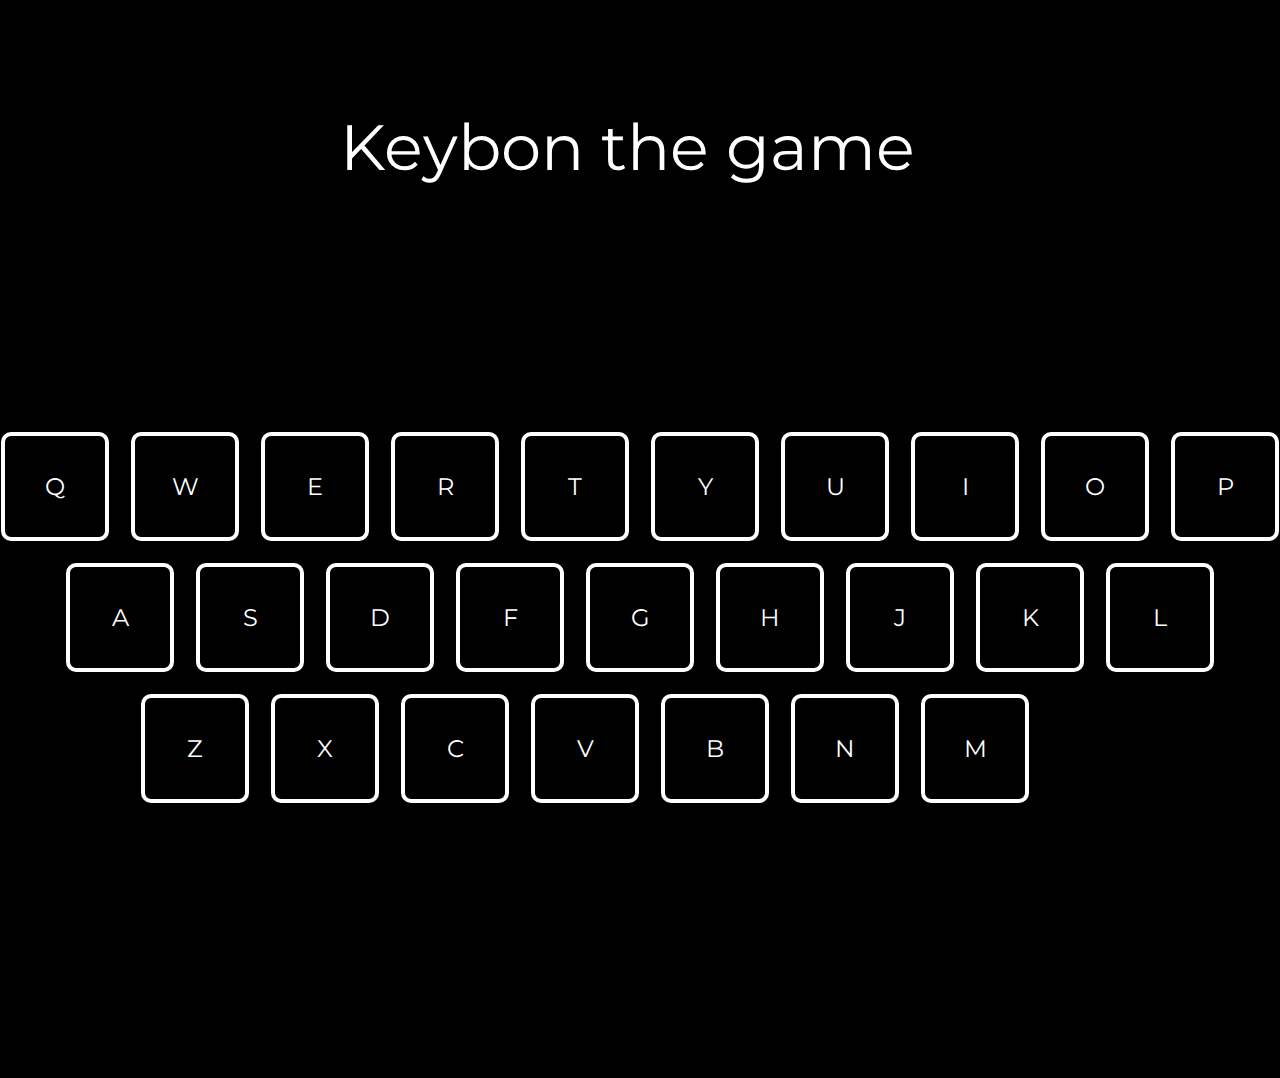
<file: index.html>
<html>
  <head>
    <meta charset="utf-8">
    <title>keybon.io</title>
    <link href="https://fonts.googleapis.com/css?family=Montserrat" rel="stylesheet">
    <link rel="stylesheet" href="css/kbon.css">
  </head>
  <body>
    <div class="title">Keybon the game</div>
    <div class="keyboard">
      <div class="row">
        <div class="key">q</div>
        <div class="key">w</div>
        <div class="key">e</div>
        <div class="key">r</div>
        <div class="key">t</div>
        <div class="key">y</div>
        <div class="key">u</div>
        <div class="key">i</div>
        <div class="key">o</div>
        <div class="key">p</div>
      </div>
      <div class="row">
        <div class="key">a</div>
        <div class="key">s</div>
        <div class="key">d</div>
        <div class="key">f</div>
        <div class="key">g</div>
        <div class="key">h</div>
        <div class="key">j</div>
        <div class="key">k</div>
        <div class="key">l</div>
      </div>
      <div class="row last">
        <div class="key">z</div>
        <div class="key">x</div>
        <div class="key">c</div>
        <div class="key">v</div>
        <div class="key">b</div>
        <div class="key">n</div>
        <div class="key">m</div>
      </div>
    </div>
    <script>
      // Aquí tu código
    </script>
  </body>
</html>
</file>
<file: css/kbon.css>
body {
  background: black;
  color: white;
  font-family: 'Montserrat', sans-serif;
}

.title {
  font-size: 4em;
  width: 600;
  margin: auto;
  padding-top: 100px;
}

.keyboard {
  display: flex;
  height: 100%;
  justify-content: center;
  flex-direction: column;
}

.row {
  display: flex;
  justify-content: center;
  margin-bottom: 22px;
}

.row.last {
  margin-left: -110px;
}

.key {
  animation: appear 2.5s;
  min-width: 80px;
  padding: 36px 10px;
  border: 4px solid white;
  border-radius: 10px;
  margin: 0 11px;
  text-transform: uppercase;
  text-align: center;
  font-size: 24px;
  transition: all ease .5s;
}

.key.active {
  background-color: white;
  color: black;
}

.key.active.success {
  background-color: #2ecc71;
  color: white;
  border-color: #2ecc71;
}

.key.active.fail {
  background-color: #e74c3c;
  color: white;
  border-color: #e74c3c;
}

@keyframes appear {
  0% {
    color: black;
    border-color: black;
  }
  100% {
    color: white;
    border-color: white;
  }
}
</file>
